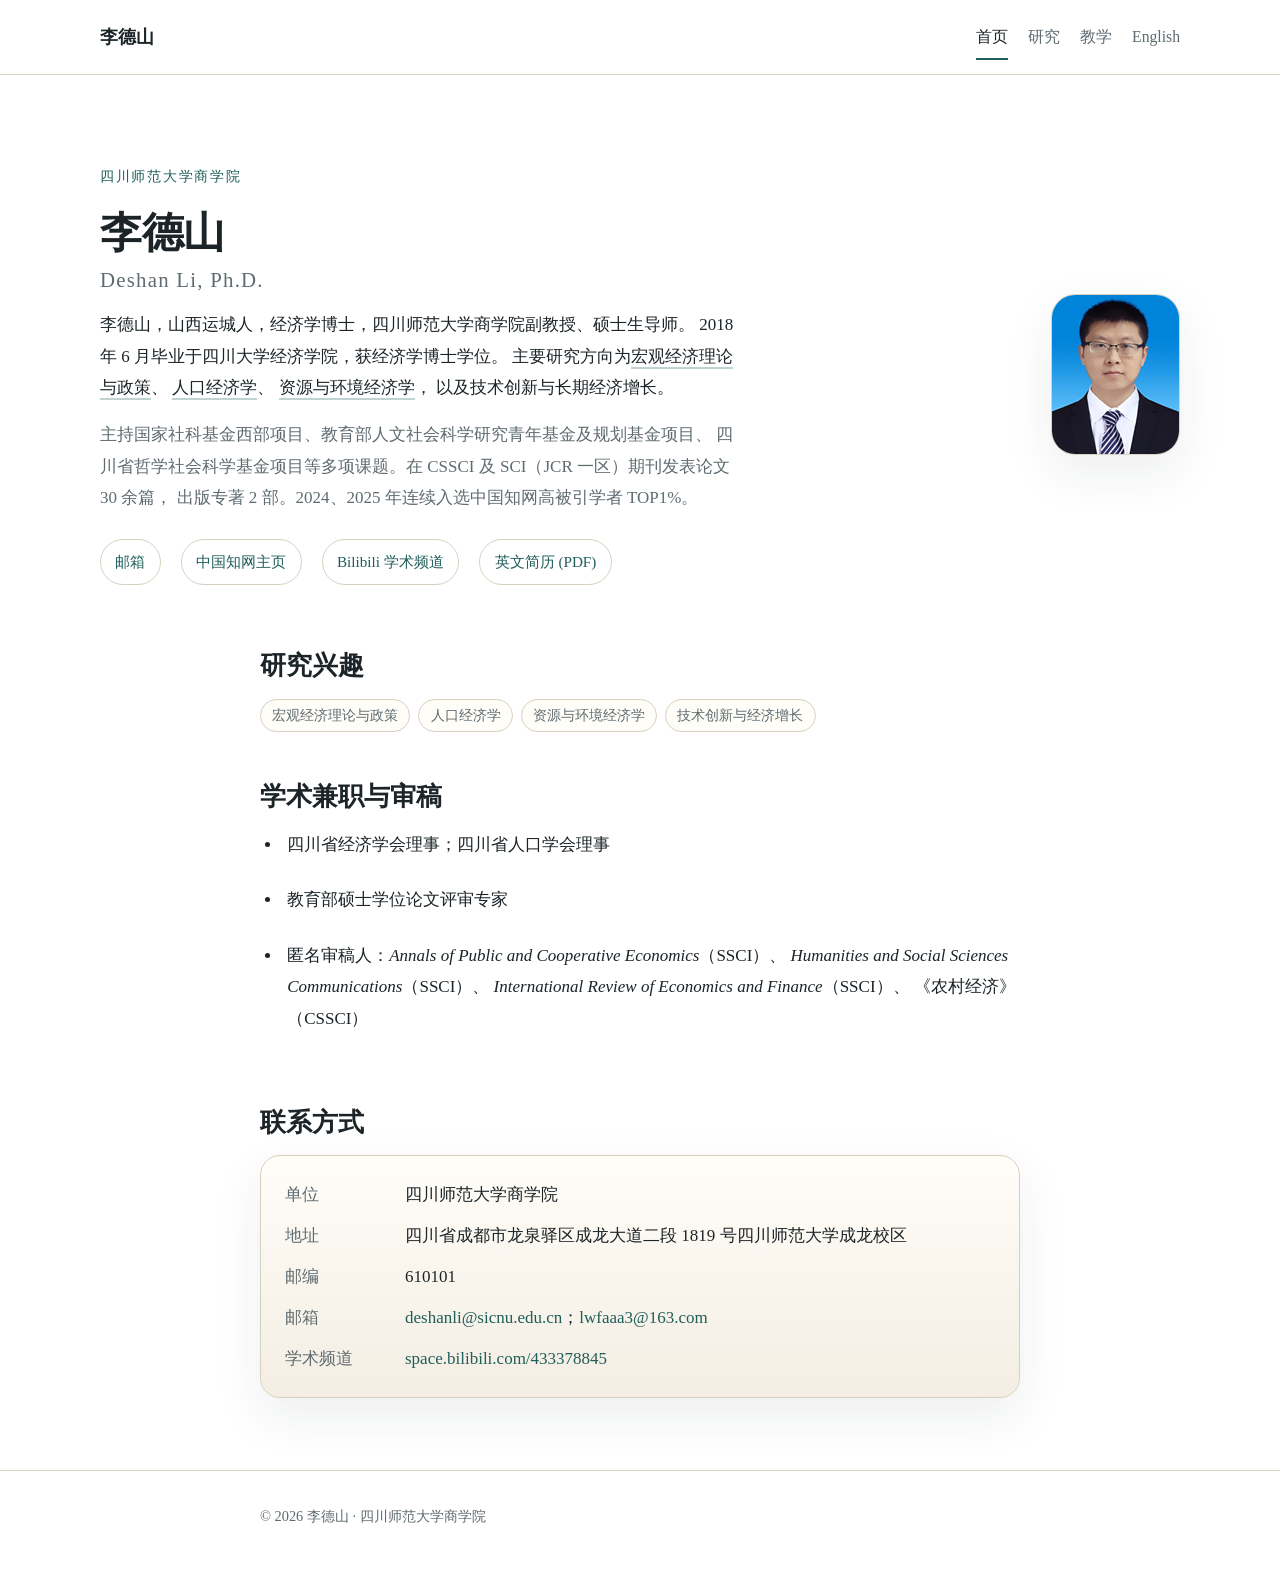
<file: index.html>
<!DOCTYPE html>
<html lang="zh-CN">
<head>
  <meta charset="UTF-8">
  <meta name="viewport" content="width=device-width, initial-scale=1">
  <title>李德山 | 四川师范大学</title>
  <meta name="description" content="李德山，经济学博士，四川师范大学商学院副教授、硕士生导师。研究方向为宏观经济理论与政策、人口经济学、资源与环境经济学。">
  <link rel="stylesheet" href="style.css">
</head>
<body>
  <header class="site-header">
    <div class="container header-inner">
      <a class="site-name" href="index.html">李德山</a>
      <nav class="site-nav" aria-label="主导航">
        <a href="index.html" aria-current="page">首页</a>
        <a href="research.html">研究</a>
        <a href="teaching.html">教学</a>
        <a href="english.html">English</a>
      </nav>
    </div>
  </header>

  <main>
    <section class="hero">
      <div class="container hero-grid">
        <div class="hero-text">
          <p class="eyebrow">四川师范大学商学院</p>
          <h1>李德山 <span class="en">Deshan Li, Ph.D.</span></h1>
          <p class="hero-intro">
            李德山，山西运城人，经济学博士，四川师范大学商学院副教授、硕士生导师。
            2018 年 6 月毕业于四川大学经济学院，获经济学博士学位。
            主要研究方向为<span class="hl">宏观经济理论与政策</span>、
            <span class="hl">人口经济学</span>、
            <span class="hl">资源与环境经济学</span>，
            以及技术创新与长期经济增长。
          </p>
          <p class="hero-intro hero-intro-secondary">
            主持国家社科基金西部项目、教育部人文社会科学研究青年基金及规划基金项目、
            四川省哲学社会科学基金项目等多项课题。在 CSSCI 及 SCI（JCR 一区）期刊发表论文 30 余篇，
            出版专著 2 部。2024、2025 年连续入选中国知网高被引学者 TOP1%。
          </p>
          <div class="external-links" aria-label="外部链接">
            <a href="mailto:deshanli@sicnu.edu.cn">邮箱</a>
            <a href="https://au.cnki.net/author/workbench/personalHomePage/000066229212">中国知网主页</a>
            <a href="https://space.bilibili.com/433378845">Bilibili 学术频道</a>
            <a href="CV_Deshan_Li.pdf">英文简历 (PDF)</a>
          </div>
        </div>
        <div class="hero-photo">
          <img src="photo.png" alt="李德山">
        </div>
      </div>
    </section>

    <section class="page-section">
      <div class="container narrow">
        <h2>研究兴趣</h2>
        <ul class="tags">
          <li>宏观经济理论与政策</li>
          <li>人口经济学</li>
          <li>资源与环境经济学</li>
          <li>技术创新与经济增长</li>
        </ul>
      </div>
    </section>

    <section class="page-section">
      <div class="container narrow">
        <h2>学术兼职与审稿</h2>
        <ul class="pub-list">
          <li><p class="pub-citation">四川省经济学会理事；四川省人口学会理事</p></li>
          <li><p class="pub-citation">教育部硕士学位论文评审专家</p></li>
          <li>
            <p class="pub-citation">匿名审稿人：<em>Annals of Public and Cooperative Economics</em>（SSCI）、
              <em>Humanities and Social Sciences Communications</em>（SSCI）、
              <em>International Review of Economics and Finance</em>（SSCI）、
              《农村经济》（CSSCI）</p>
          </li>
        </ul>
      </div>
    </section>

    <section class="page-section">
      <div class="container narrow">
        <h2>联系方式</h2>
        <div class="contact-card">
          <dl>
            <dt>单位</dt><dd>四川师范大学商学院</dd>
            <dt>地址</dt><dd>四川省成都市龙泉驿区成龙大道二段 1819 号四川师范大学成龙校区</dd>
            <dt>邮编</dt><dd>610101</dd>
            <dt>邮箱</dt><dd><a href="mailto:deshanli@sicnu.edu.cn">deshanli@sicnu.edu.cn</a>；<a href="mailto:lwfaaa3@163.com">lwfaaa3@163.com</a></dd>
            <dt>学术频道</dt><dd><a href="https://space.bilibili.com/433378845">space.bilibili.com/433378845</a></dd>
          </dl>
        </div>
      </div>
    </section>
  </main>

  <footer class="site-footer">
    <div class="container narrow">
      <p>© 2026 李德山 · 四川师范大学商学院</p>
    </div>
  </footer>
</body>
</html>
</file>
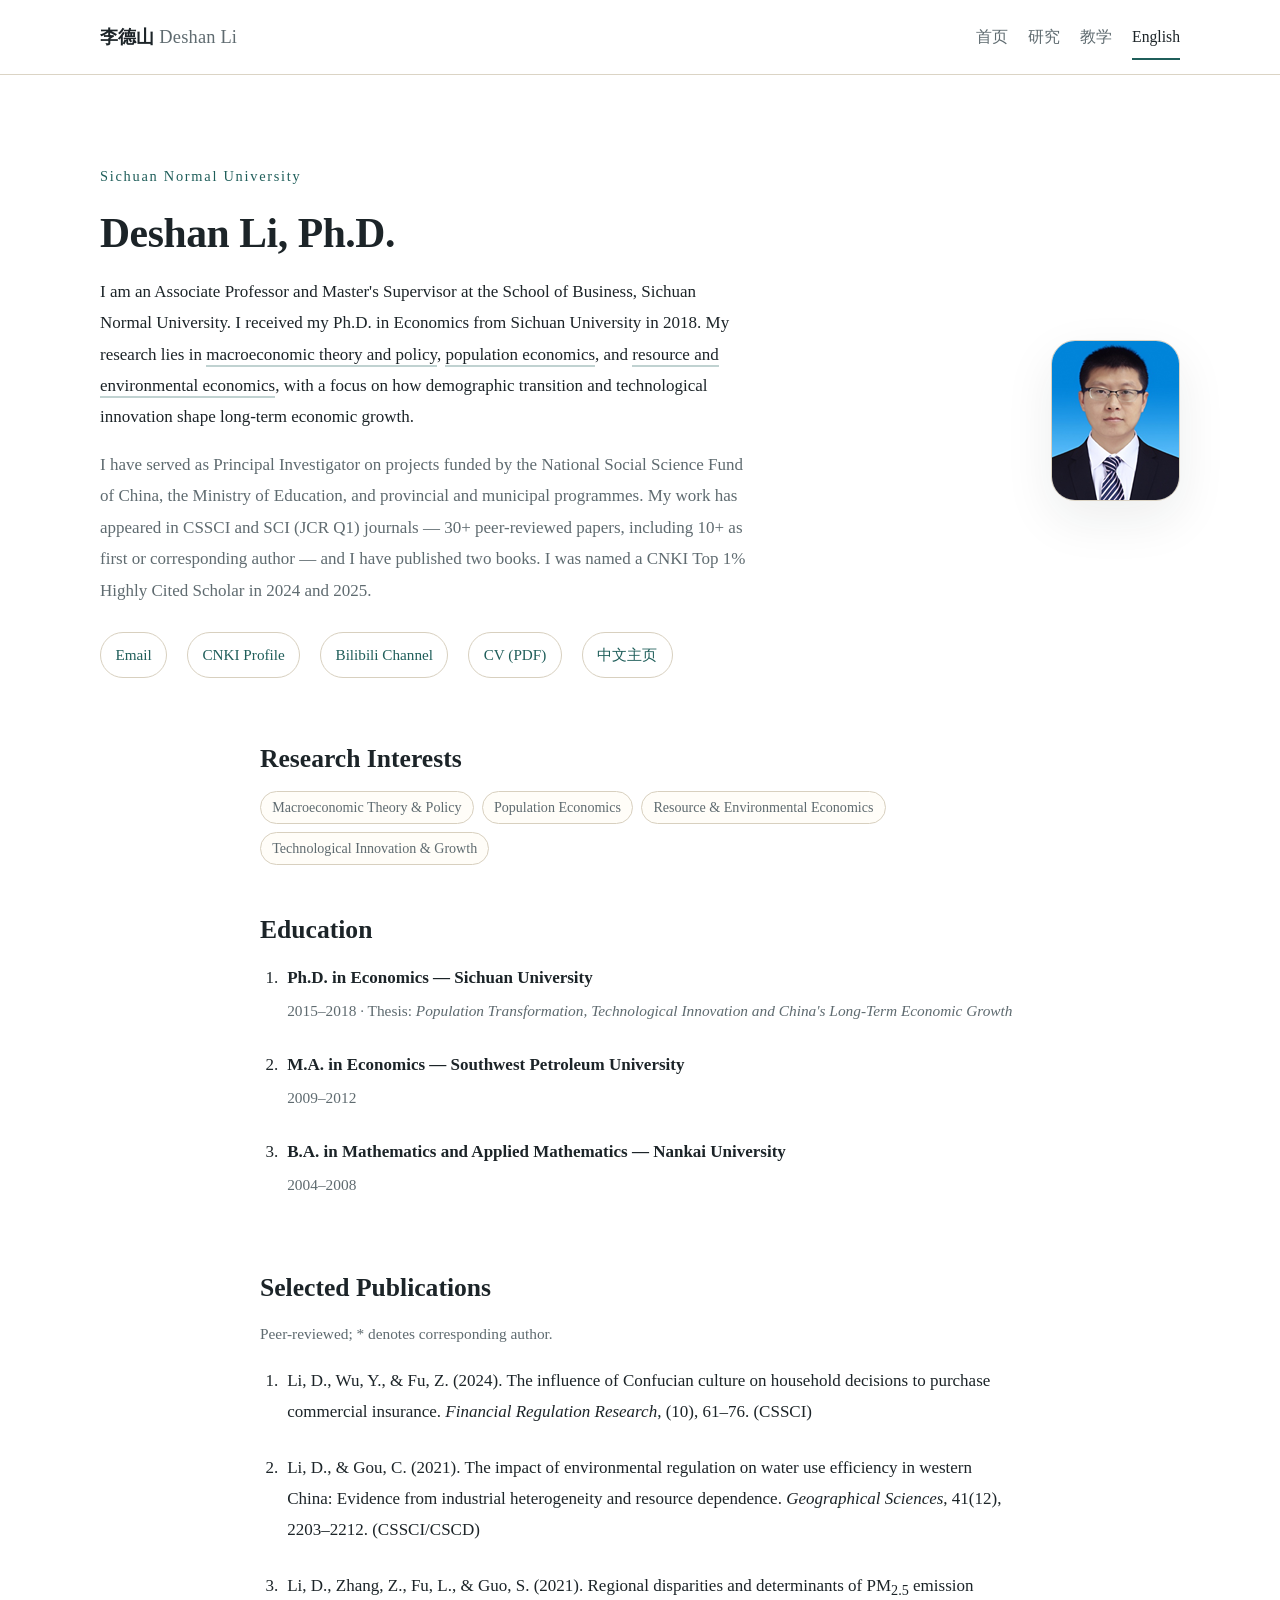
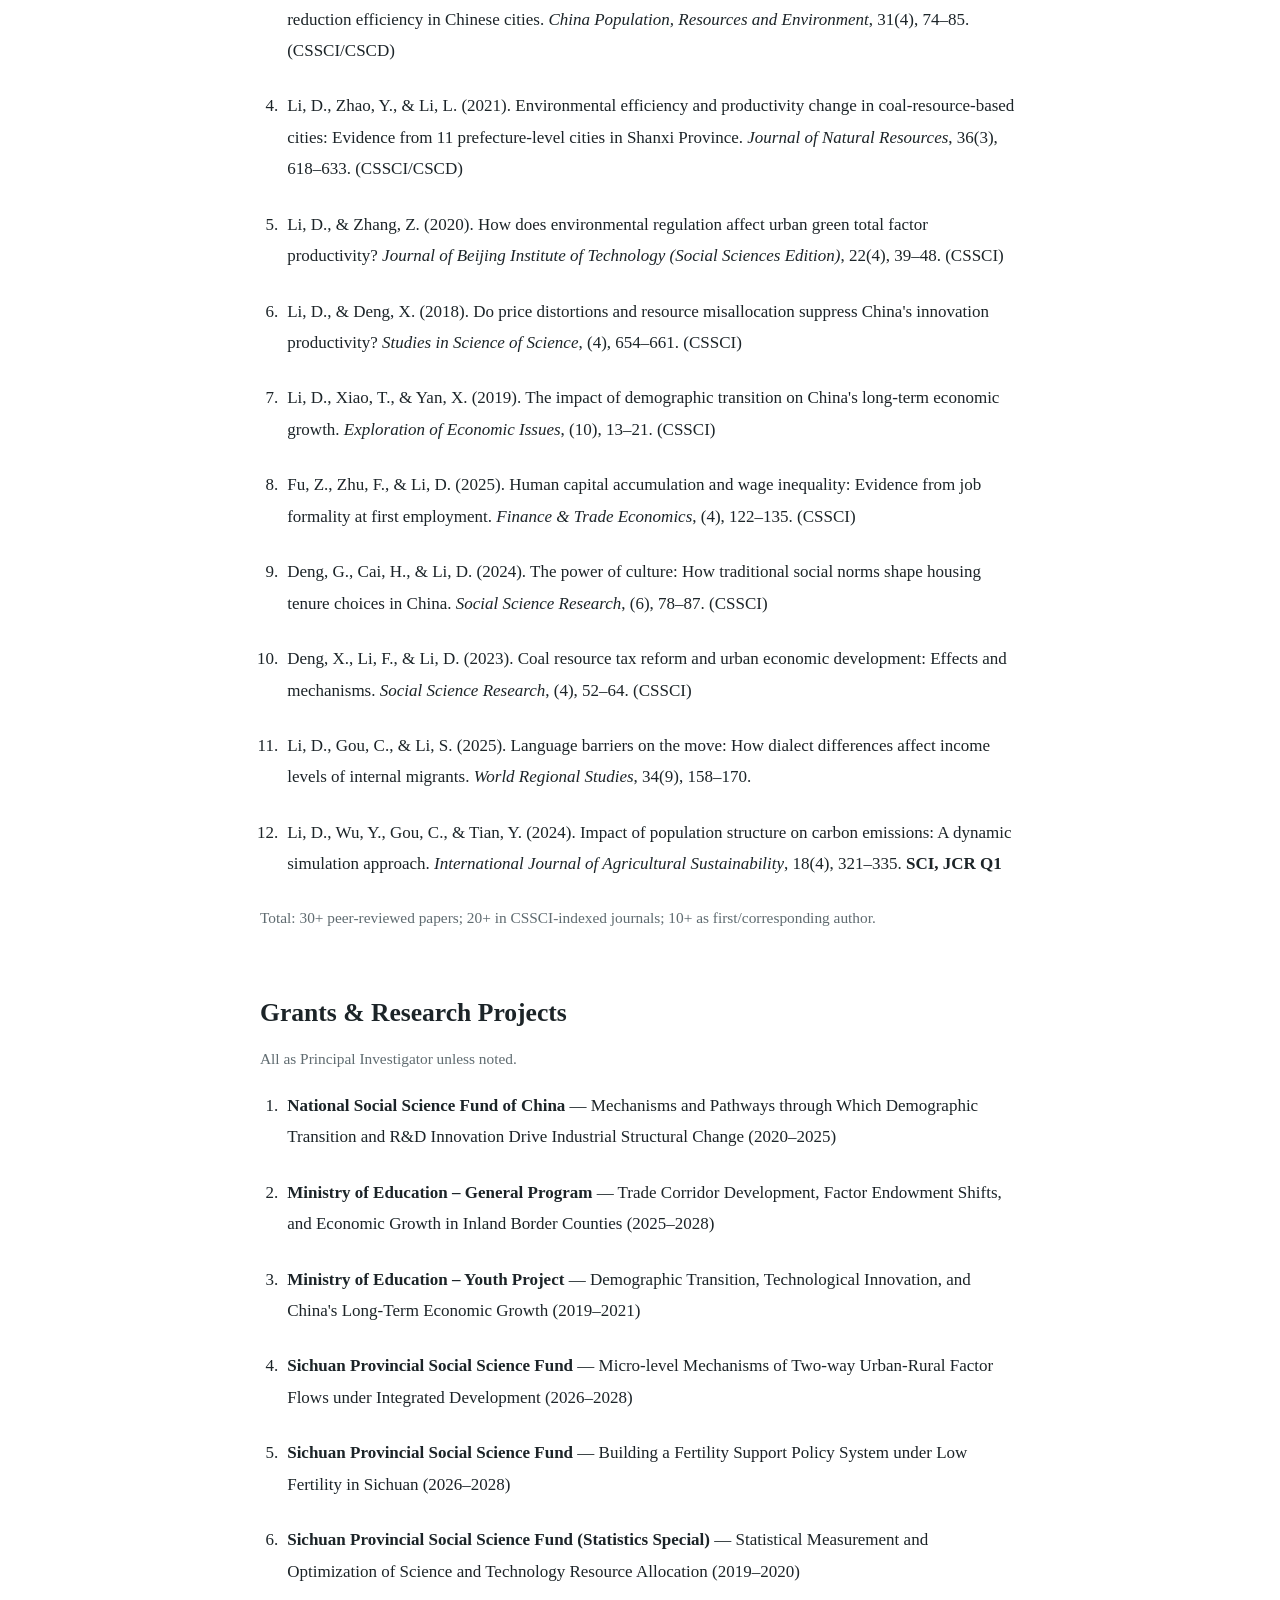
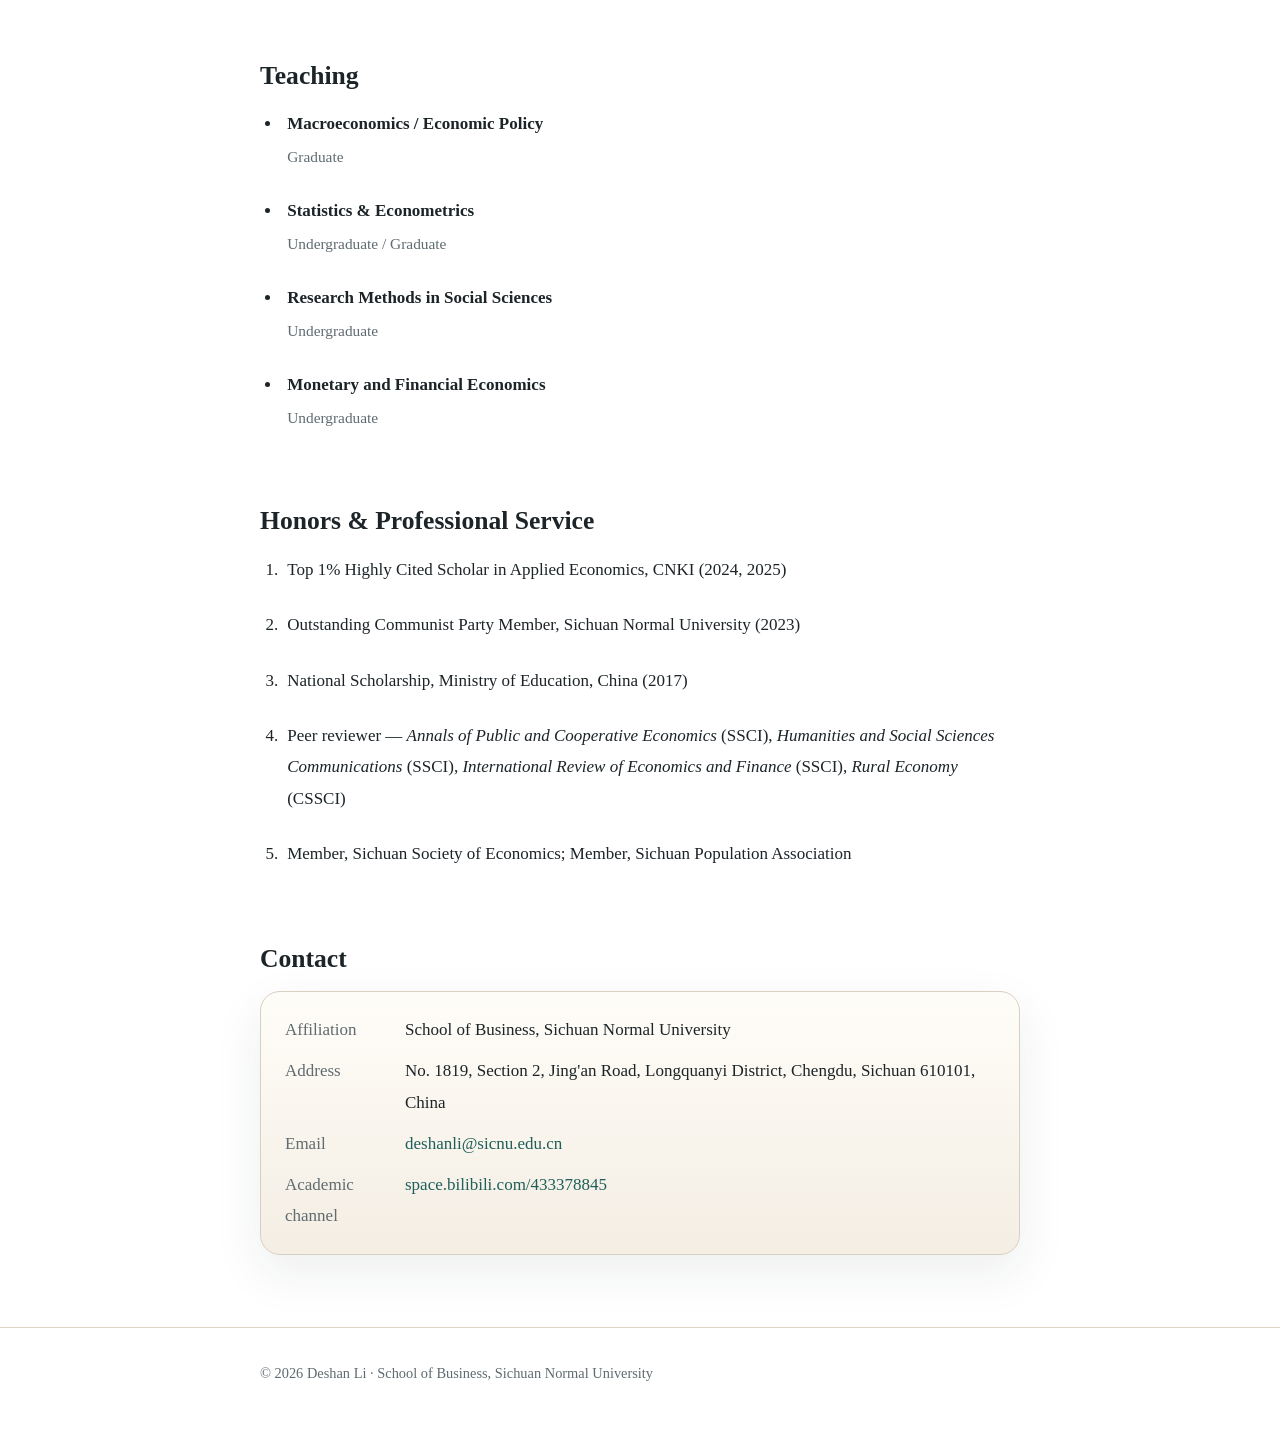
<file: english.html>
<!DOCTYPE html>
<html lang="en">
<head>
  <meta charset="UTF-8">
  <meta name="viewport" content="width=device-width, initial-scale=1">
  <title>Deshan Li | Sichuan Normal University</title>
  <meta name="description" content="Deshan Li, Ph.D., Associate Professor of Economics at the School of Business, Sichuan Normal University. Research on macroeconomic policy, population economics, and resource and environmental economics.">
  <link rel="stylesheet" href="style.css">
</head>
<body>
  <header class="site-header">
    <div class="container header-inner">
      <a class="site-name" href="index.html">李德山 <span style="color:var(--muted);font-weight:400">Deshan Li</span></a>
      <nav class="site-nav" aria-label="Primary">
        <a href="index.html">首页</a>
        <a href="research.html">研究</a>
        <a href="teaching.html">教学</a>
        <a href="english.html" aria-current="page">English</a>
      </nav>
    </div>
  </header>

  <main>
    <section class="hero">
      <div class="container hero-grid">
        <div class="hero-text">
          <p class="eyebrow">Sichuan Normal University</p>
          <h1>Deshan Li, Ph.D.</h1>
          <p class="hero-intro">
            I am an Associate Professor and Master's Supervisor at the School of Business,
            Sichuan Normal University. I received my Ph.D. in Economics from Sichuan University
            in 2018. My research lies in <span class="hl">macroeconomic theory and policy</span>,
            <span class="hl">population economics</span>, and
            <span class="hl">resource and environmental economics</span>,
            with a focus on how demographic transition and technological innovation shape
            long-term economic growth.
          </p>
          <p class="hero-intro hero-intro-secondary">
            I have served as Principal Investigator on projects funded by the National Social
            Science Fund of China, the Ministry of Education, and provincial and municipal
            programmes. My work has appeared in CSSCI and SCI (JCR Q1) journals — 30+ peer-reviewed
            papers, including 10+ as first or corresponding author — and I have published two books.
            I was named a CNKI Top 1% Highly Cited Scholar in 2024 and 2025.
          </p>
          <div class="external-links" aria-label="External links">
            <a href="mailto:deshanli@sicnu.edu.cn">Email</a>
            <a href="https://au.cnki.net/author/workbench/personalHomePage/000066229212">CNKI Profile</a>
            <a href="https://space.bilibili.com/433378845">Bilibili Channel</a>
            <a href="CV_Deshan_Li.pdf">CV (PDF)</a>
            <a href="index.html">中文主页</a>
          </div>
        </div>
        <div class="hero-photo">
          <img src="photo.png" alt="Deshan Li">
        </div>
      </div>
    </section>

    <section class="page-section">
      <div class="container narrow">
        <h2>Research Interests</h2>
        <ul class="tags">
          <li>Macroeconomic Theory &amp; Policy</li>
          <li>Population Economics</li>
          <li>Resource &amp; Environmental Economics</li>
          <li>Technological Innovation &amp; Growth</li>
        </ul>
      </div>
    </section>

    <section class="page-section">
      <div class="container narrow">
        <h2>Education</h2>
        <ol class="course-list">
          <li>
            <p class="course-title">Ph.D. in Economics — Sichuan University</p>
            <p class="course-meta">2015–2018 · Thesis: <em>Population Transformation, Technological Innovation and China's Long-Term Economic Growth</em></p>
          </li>
          <li>
            <p class="course-title">M.A. in Economics — Southwest Petroleum University</p>
            <p class="course-meta">2009–2012</p>
          </li>
          <li>
            <p class="course-title">B.A. in Mathematics and Applied Mathematics — Nankai University</p>
            <p class="course-meta">2004–2008</p>
          </li>
        </ol>
      </div>
    </section>

    <section class="page-section">
      <div class="container narrow">
        <h2>Selected Publications</h2>
        <p class="pub-meta">Peer-reviewed; * denotes corresponding author.</p>
        <ol class="pub-list">
          <li><p class="pub-citation">Li, D., Wu, Y., &amp; Fu, Z. (2024). The influence of Confucian culture on household decisions to purchase commercial insurance. <em>Financial Regulation Research</em>, (10), 61–76. (CSSCI)</p></li>
          <li><p class="pub-citation">Li, D., &amp; Gou, C. (2021). The impact of environmental regulation on water use efficiency in western China: Evidence from industrial heterogeneity and resource dependence. <em>Geographical Sciences</em>, 41(12), 2203–2212. (CSSCI/CSCD)</p></li>
          <li><p class="pub-citation">Li, D., Zhang, Z., Fu, L., &amp; Guo, S. (2021). Regional disparities and determinants of PM<sub>2.5</sub> emission reduction efficiency in Chinese cities. <em>China Population, Resources and Environment</em>, 31(4), 74–85. (CSSCI/CSCD)</p></li>
          <li><p class="pub-citation">Li, D., Zhao, Y., &amp; Li, L. (2021). Environmental efficiency and productivity change in coal-resource-based cities: Evidence from 11 prefecture-level cities in Shanxi Province. <em>Journal of Natural Resources</em>, 36(3), 618–633. (CSSCI/CSCD)</p></li>
          <li><p class="pub-citation">Li, D., &amp; Zhang, Z. (2020). How does environmental regulation affect urban green total factor productivity? <em>Journal of Beijing Institute of Technology (Social Sciences Edition)</em>, 22(4), 39–48. (CSSCI)</p></li>
          <li><p class="pub-citation">Li, D., &amp; Deng, X. (2018). Do price distortions and resource misallocation suppress China's innovation productivity? <em>Studies in Science of Science</em>, (4), 654–661. (CSSCI)</p></li>
          <li><p class="pub-citation">Li, D., Xiao, T., &amp; Yan, X. (2019). The impact of demographic transition on China's long-term economic growth. <em>Exploration of Economic Issues</em>, (10), 13–21. (CSSCI)</p></li>
          <li><p class="pub-citation">Fu, Z., Zhu, F., &amp; Li, D. (2025). Human capital accumulation and wage inequality: Evidence from job formality at first employment. <em>Finance &amp; Trade Economics</em>, (4), 122–135. (CSSCI)</p></li>
          <li><p class="pub-citation">Deng, G., Cai, H., &amp; Li, D. (2024). The power of culture: How traditional social norms shape housing tenure choices in China. <em>Social Science Research</em>, (6), 78–87. (CSSCI)</p></li>
          <li><p class="pub-citation">Deng, X., Li, F., &amp; Li, D. (2023). Coal resource tax reform and urban economic development: Effects and mechanisms. <em>Social Science Research</em>, (4), 52–64. (CSSCI)</p></li>
          <li><p class="pub-citation">Li, D., Gou, C., &amp; Li, S. (2025). Language barriers on the move: How dialect differences affect income levels of internal migrants. <em>World Regional Studies</em>, 34(9), 158–170.</p></li>
          <li><p class="pub-citation">Li, D., Wu, Y., Gou, C., &amp; Tian, Y. (2024). Impact of population structure on carbon emissions: A dynamic simulation approach. <em>International Journal of Agricultural Sustainability</em>, 18(4), 321–335. <strong>SCI, JCR Q1</strong></p></li>
        </ol>
        <p class="pub-meta">Total: 30+ peer-reviewed papers; 20+ in CSSCI-indexed journals; 10+ as first/corresponding author.</p>
      </div>
    </section>

    <section class="page-section">
      <div class="container narrow">
        <h2>Grants &amp; Research Projects</h2>
        <p class="pub-meta">All as Principal Investigator unless noted.</p>
        <ol class="pub-list">
          <li><p class="pub-citation"><strong>National Social Science Fund of China</strong> — Mechanisms and Pathways through Which Demographic Transition and R&amp;D Innovation Drive Industrial Structural Change (2020–2025)</p></li>
          <li><p class="pub-citation"><strong>Ministry of Education – General Program</strong> — Trade Corridor Development, Factor Endowment Shifts, and Economic Growth in Inland Border Counties (2025–2028)</p></li>
          <li><p class="pub-citation"><strong>Ministry of Education – Youth Project</strong> — Demographic Transition, Technological Innovation, and China's Long-Term Economic Growth (2019–2021)</p></li>
          <li><p class="pub-citation"><strong>Sichuan Provincial Social Science Fund</strong> — Micro-level Mechanisms of Two-way Urban-Rural Factor Flows under Integrated Development (2026–2028)</p></li>
          <li><p class="pub-citation"><strong>Sichuan Provincial Social Science Fund</strong> — Building a Fertility Support Policy System under Low Fertility in Sichuan (2026–2028)</p></li>
          <li><p class="pub-citation"><strong>Sichuan Provincial Social Science Fund (Statistics Special)</strong> — Statistical Measurement and Optimization of Science and Technology Resource Allocation (2019–2020)</p></li>
        </ol>
      </div>
    </section>

    <section class="page-section">
      <div class="container narrow">
        <h2>Teaching</h2>
        <ul class="course-list">
          <li><p class="course-title">Macroeconomics / Economic Policy</p><p class="course-meta">Graduate</p></li>
          <li><p class="course-title">Statistics &amp; Econometrics</p><p class="course-meta">Undergraduate / Graduate</p></li>
          <li><p class="course-title">Research Methods in Social Sciences</p><p class="course-meta">Undergraduate</p></li>
          <li><p class="course-title">Monetary and Financial Economics</p><p class="course-meta">Undergraduate</p></li>
        </ul>
      </div>
    </section>

    <section class="page-section">
      <div class="container narrow">
        <h2>Honors &amp; Professional Service</h2>
        <ol class="pub-list">
          <li><p class="pub-citation">Top 1% Highly Cited Scholar in Applied Economics, CNKI (2024, 2025)</p></li>
          <li><p class="pub-citation">Outstanding Communist Party Member, Sichuan Normal University (2023)</p></li>
          <li><p class="pub-citation">National Scholarship, Ministry of Education, China (2017)</p></li>
          <li><p class="pub-citation">Peer reviewer — <em>Annals of Public and Cooperative Economics</em> (SSCI), <em>Humanities and Social Sciences Communications</em> (SSCI), <em>International Review of Economics and Finance</em> (SSCI), <em>Rural Economy</em> (CSSCI)</p></li>
          <li><p class="pub-citation">Member, Sichuan Society of Economics; Member, Sichuan Population Association</p></li>
        </ol>
      </div>
    </section>

    <section class="page-section">
      <div class="container narrow">
        <h2>Contact</h2>
        <div class="contact-card">
          <dl>
            <dt>Affiliation</dt><dd>School of Business, Sichuan Normal University</dd>
            <dt>Address</dt><dd>No. 1819, Section 2, Jing'an Road, Longquanyi District, Chengdu, Sichuan 610101, China</dd>
            <dt>Email</dt><dd><a href="mailto:deshanli@sicnu.edu.cn">deshanli@sicnu.edu.cn</a></dd>
            <dt>Academic channel</dt><dd><a href="https://space.bilibili.com/433378845">space.bilibili.com/433378845</a></dd>
          </dl>
        </div>
      </div>
    </section>
  </main>

  <footer class="site-footer">
    <div class="container narrow">
      <p>© 2026 Deshan Li · School of Business, Sichuan Normal University</p>
    </div>
  </footer>
</body>
</html>
</file>
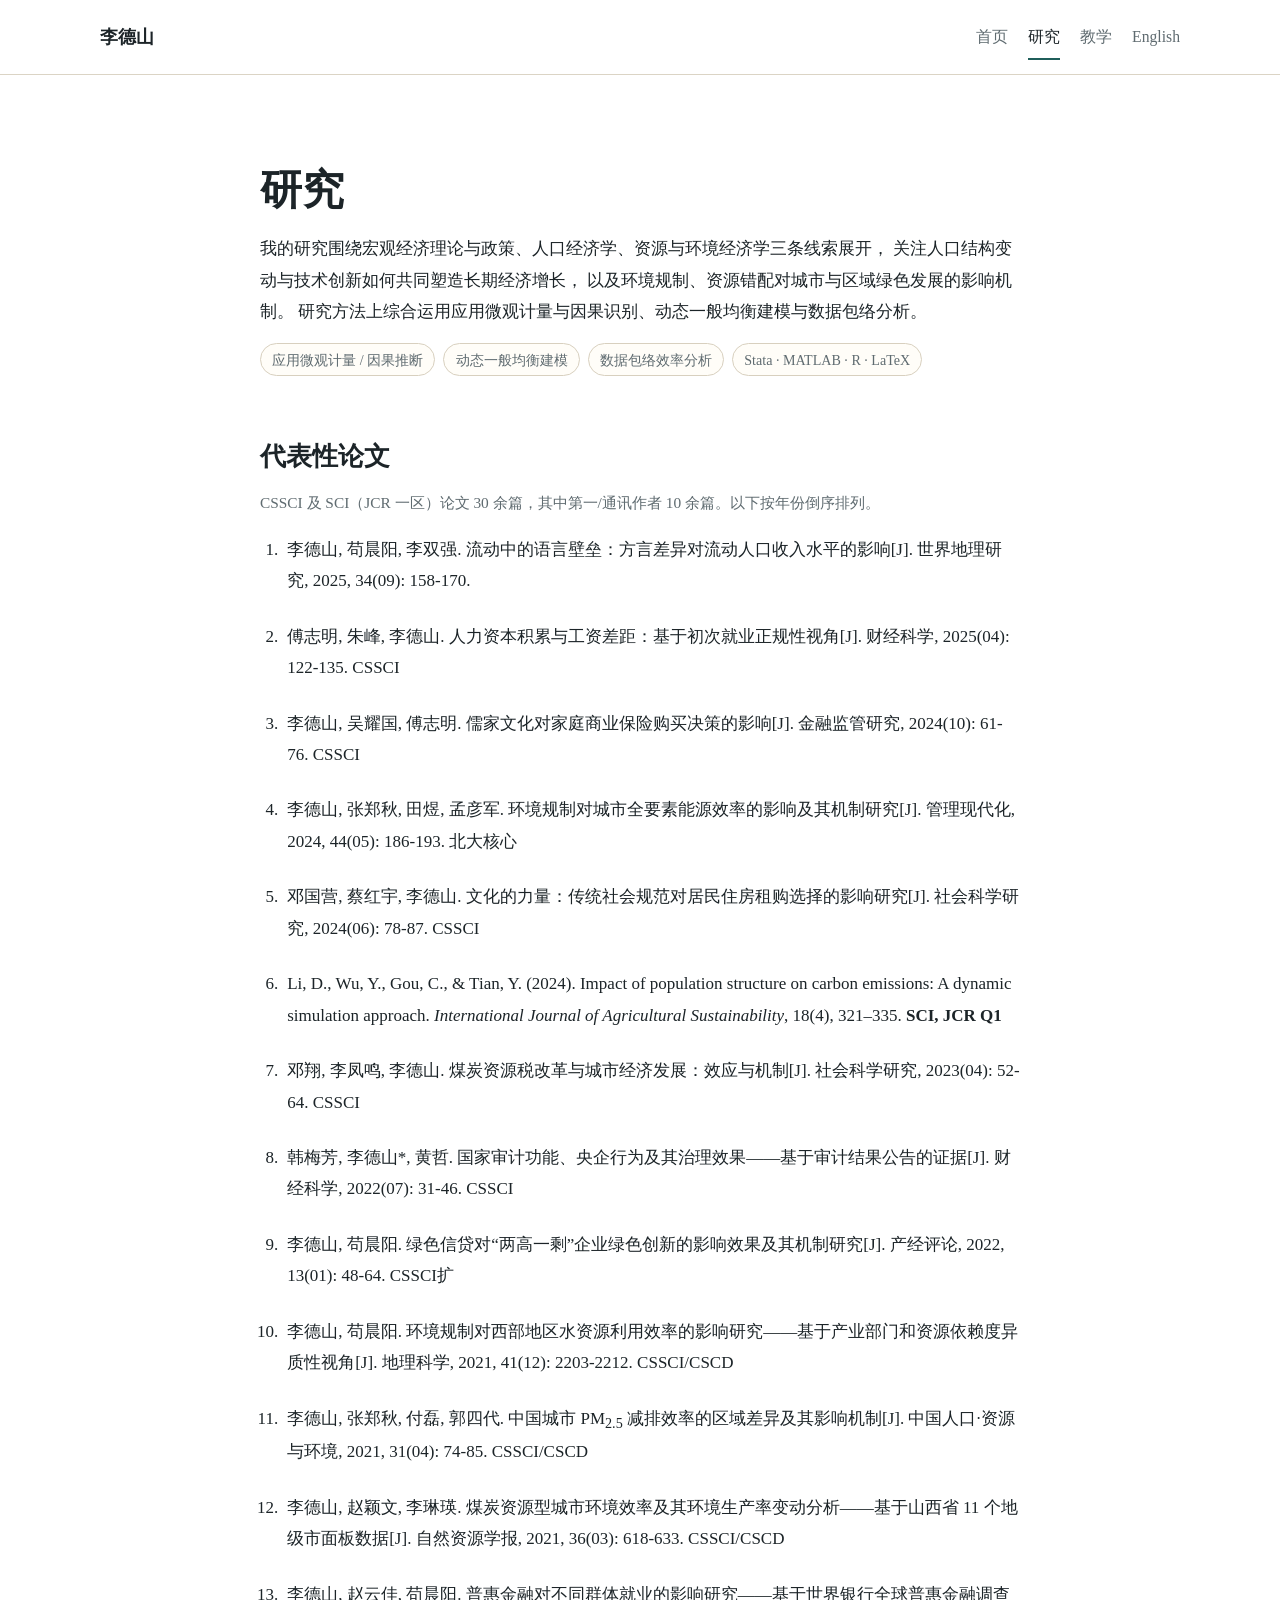
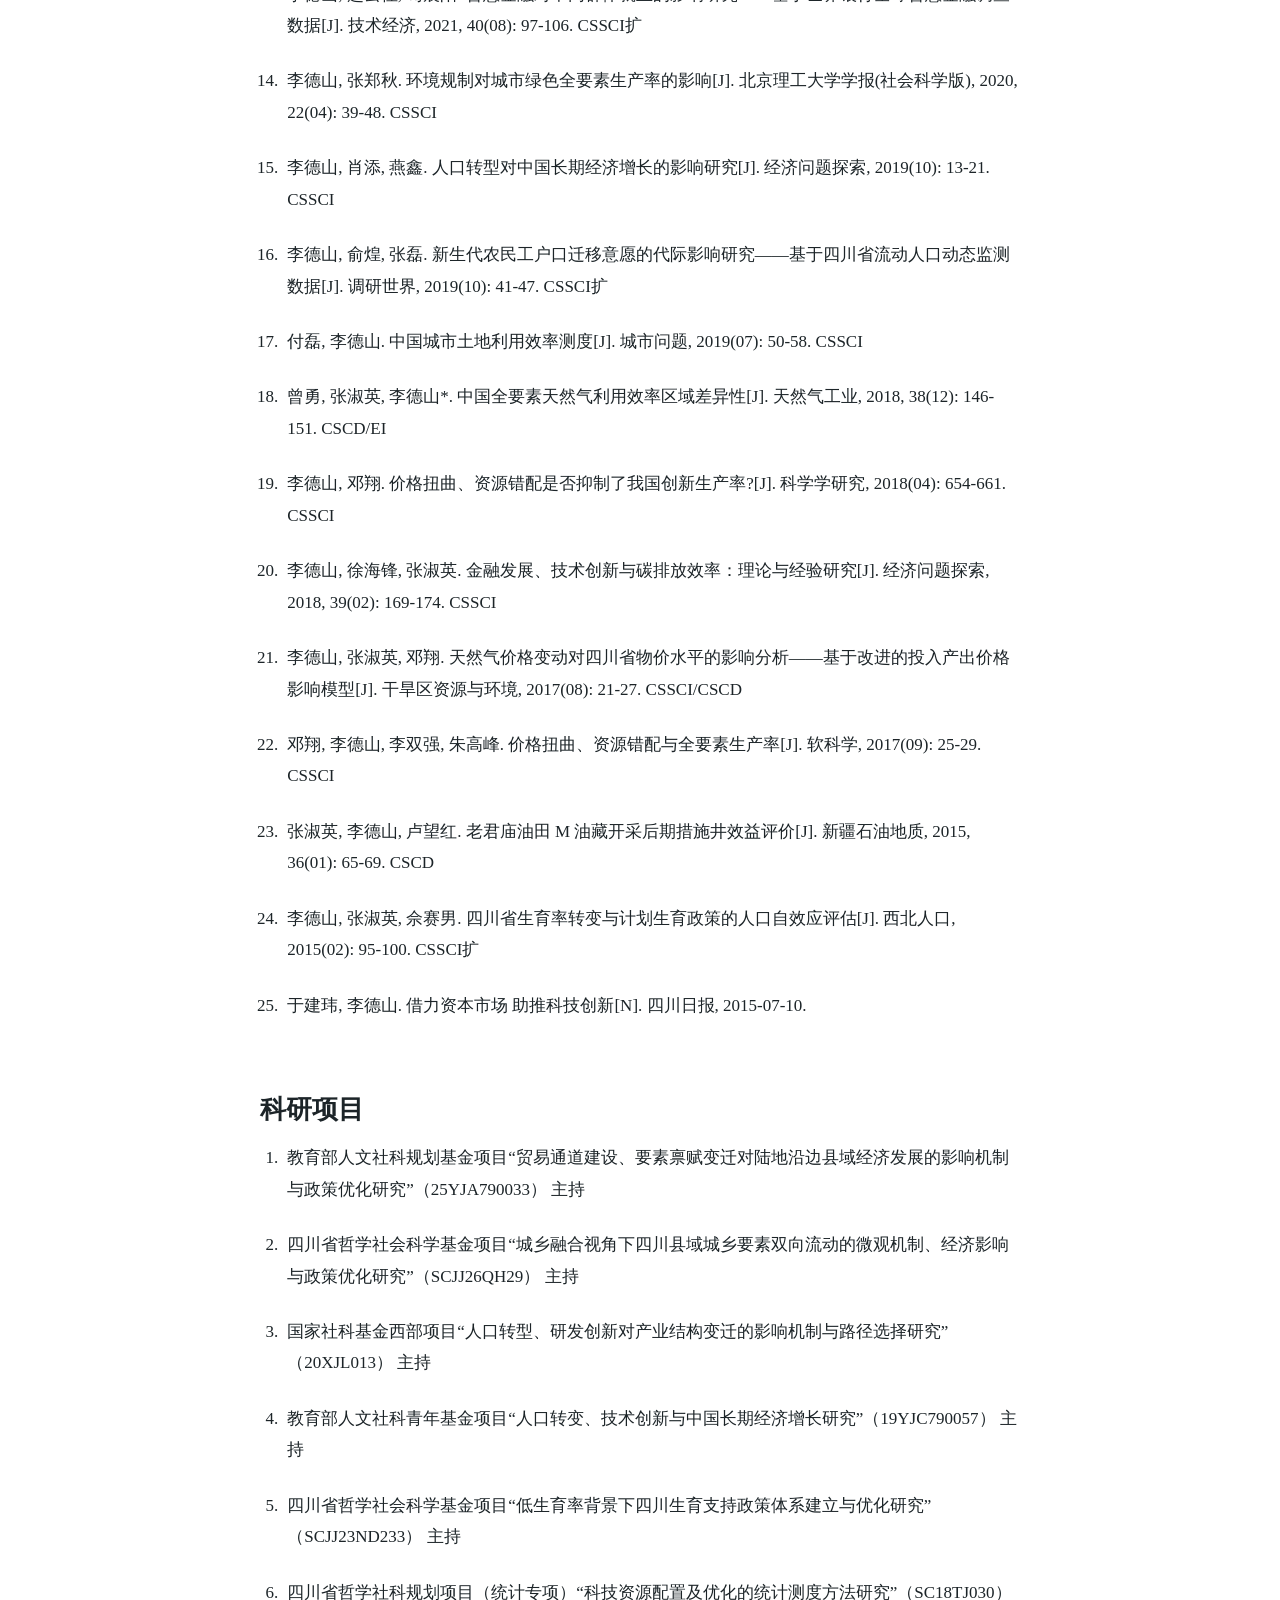
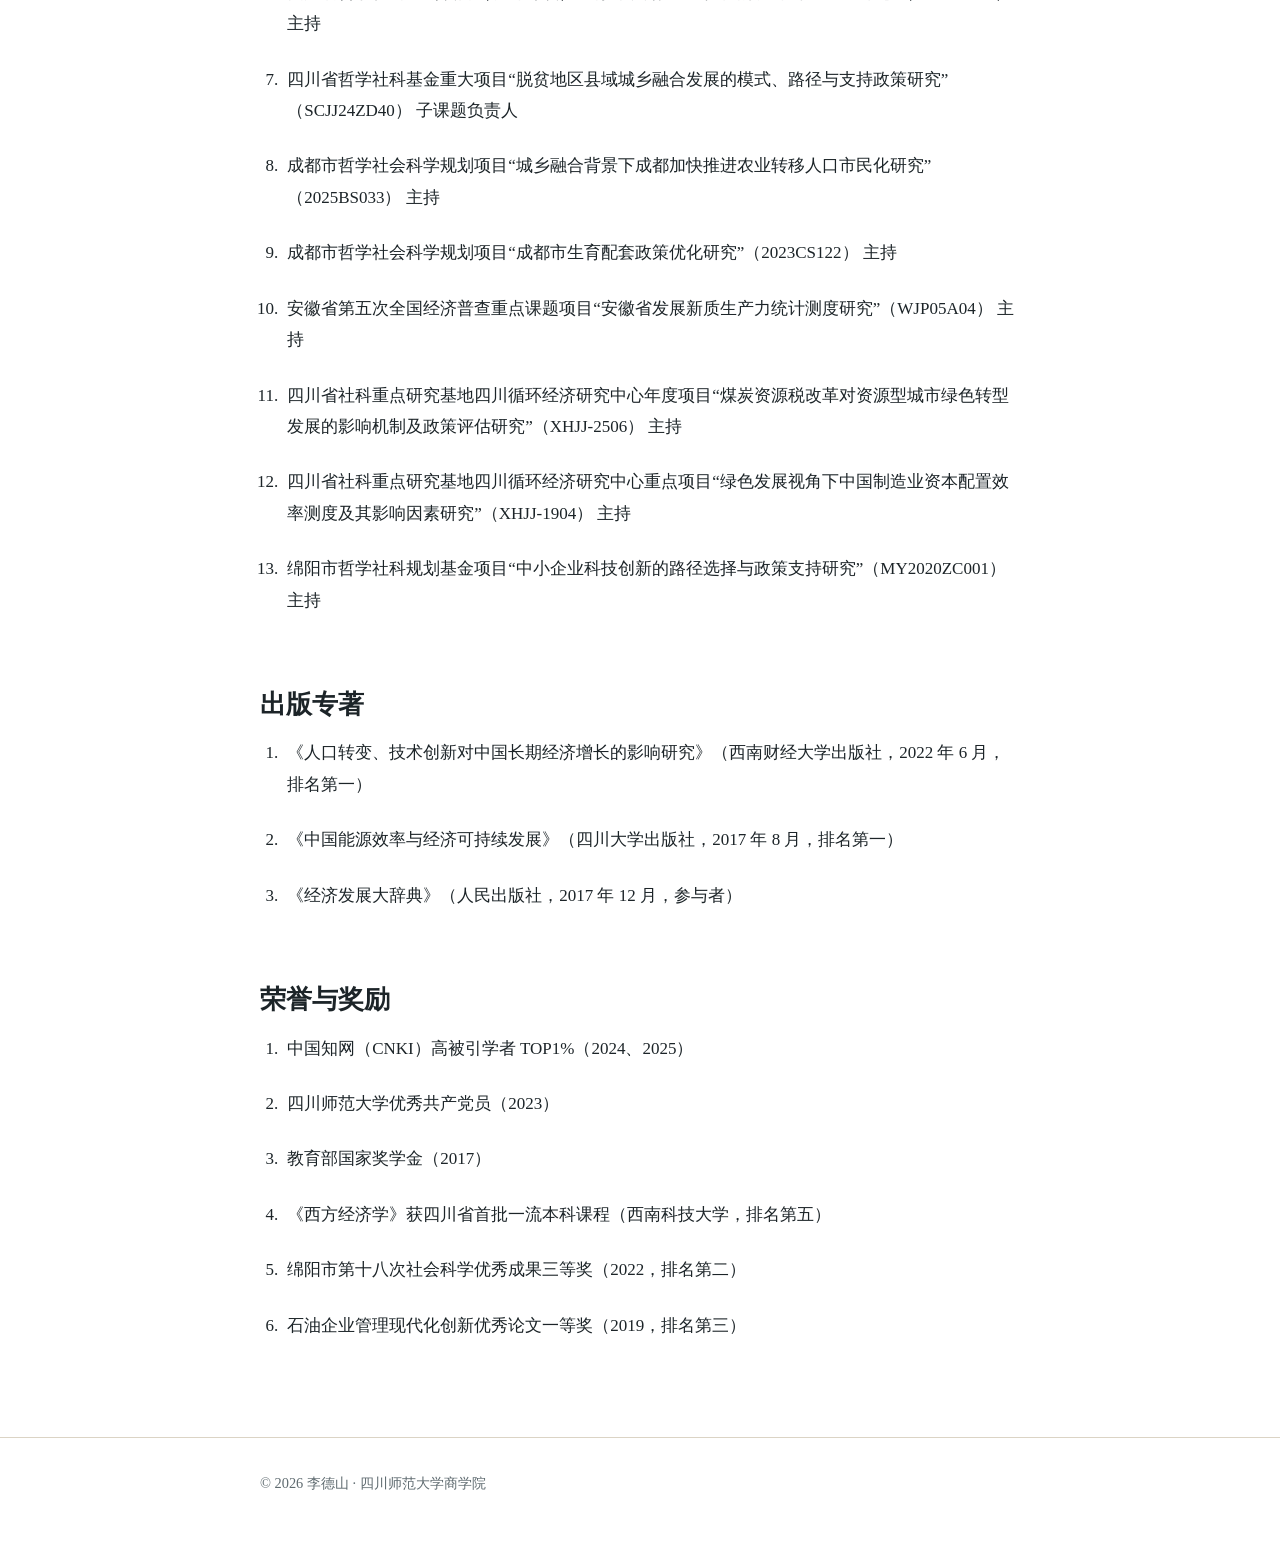
<file: research.html>
<!DOCTYPE html>
<html lang="zh-CN">
<head>
  <meta charset="UTF-8">
  <meta name="viewport" content="width=device-width, initial-scale=1">
  <title>研究 | 李德山</title>
  <meta name="description" content="李德山的研究方向、代表性论文、科研项目与专著。">
  <link rel="stylesheet" href="style.css">
</head>
<body>
  <header class="site-header">
    <div class="container header-inner">
      <a class="site-name" href="index.html">李德山</a>
      <nav class="site-nav" aria-label="主导航">
        <a href="index.html">首页</a>
        <a href="research.html" aria-current="page">研究</a>
        <a href="teaching.html">教学</a>
        <a href="english.html">English</a>
      </nav>
    </div>
  </header>

  <main>
    <section class="page-hero">
      <div class="container narrow">
        <h1>研究</h1>
        <p>
          我的研究围绕宏观经济理论与政策、人口经济学、资源与环境经济学三条线索展开，
          关注人口结构变动与技术创新如何共同塑造长期经济增长，
          以及环境规制、资源错配对城市与区域绿色发展的影响机制。
          研究方法上综合运用应用微观计量与因果识别、动态一般均衡建模与数据包络分析。
        </p>
        <ul class="tags">
          <li>应用微观计量 / 因果推断</li>
          <li>动态一般均衡建模</li>
          <li>数据包络效率分析</li>
          <li>Stata · MATLAB · R · LaTeX</li>
        </ul>
      </div>
    </section>

    <section class="page-section">
      <div class="container narrow">
        <h2>代表性论文</h2>
        <p class="pub-meta">CSSCI 及 SCI（JCR 一区）论文 30 余篇，其中第一/通讯作者 10 余篇。以下按年份倒序排列。</p>
        <ol class="pub-list">
          <li><p class="pub-citation">李德山, 苟晨阳, 李双强. 流动中的语言壁垒：方言差异对流动人口收入水平的影响[J]. 世界地理研究, 2025, 34(09): 158-170.</p></li>
          <li><p class="pub-citation">傅志明, 朱峰, 李德山. 人力资本积累与工资差距：基于初次就业正规性视角[J]. 财经科学, 2025(04): 122-135. CSSCI</p></li>
          <li><p class="pub-citation">李德山, 吴耀国, 傅志明. 儒家文化对家庭商业保险购买决策的影响[J]. 金融监管研究, 2024(10): 61-76. CSSCI</p></li>
          <li><p class="pub-citation">李德山, 张郑秋, 田煜, 孟彦军. 环境规制对城市全要素能源效率的影响及其机制研究[J]. 管理现代化, 2024, 44(05): 186-193. 北大核心</p></li>
          <li><p class="pub-citation">邓国营, 蔡红宇, 李德山. 文化的力量：传统社会规范对居民住房租购选择的影响研究[J]. 社会科学研究, 2024(06): 78-87. CSSCI</p></li>
          <li><p class="pub-citation">Li, D., Wu, Y., Gou, C., &amp; Tian, Y. (2024). Impact of population structure on carbon emissions: A dynamic simulation approach. <em>International Journal of Agricultural Sustainability</em>, 18(4), 321–335. <strong>SCI, JCR Q1</strong></p></li>
          <li><p class="pub-citation">邓翔, 李凤鸣, 李德山. 煤炭资源税改革与城市经济发展：效应与机制[J]. 社会科学研究, 2023(04): 52-64. CSSCI</p></li>
          <li><p class="pub-citation">韩梅芳, 李德山*, 黄哲. 国家审计功能、央企行为及其治理效果——基于审计结果公告的证据[J]. 财经科学, 2022(07): 31-46. CSSCI</p></li>
          <li><p class="pub-citation">李德山, 苟晨阳. 绿色信贷对“两高一剩”企业绿色创新的影响效果及其机制研究[J]. 产经评论, 2022, 13(01): 48-64. CSSCI扩</p></li>
          <li><p class="pub-citation">李德山, 苟晨阳. 环境规制对西部地区水资源利用效率的影响研究——基于产业部门和资源依赖度异质性视角[J]. 地理科学, 2021, 41(12): 2203-2212. CSSCI/CSCD</p></li>
          <li><p class="pub-citation">李德山, 张郑秋, 付磊, 郭四代. 中国城市 PM<sub>2.5</sub> 减排效率的区域差异及其影响机制[J]. 中国人口·资源与环境, 2021, 31(04): 74-85. CSSCI/CSCD</p></li>
          <li><p class="pub-citation">李德山, 赵颖文, 李琳瑛. 煤炭资源型城市环境效率及其环境生产率变动分析——基于山西省 11 个地级市面板数据[J]. 自然资源学报, 2021, 36(03): 618-633. CSSCI/CSCD</p></li>
          <li><p class="pub-citation">李德山, 赵云佳, 苟晨阳. 普惠金融对不同群体就业的影响研究——基于世界银行全球普惠金融调查数据[J]. 技术经济, 2021, 40(08): 97-106. CSSCI扩</p></li>
          <li><p class="pub-citation">李德山, 张郑秋. 环境规制对城市绿色全要素生产率的影响[J]. 北京理工大学学报(社会科学版), 2020, 22(04): 39-48. CSSCI</p></li>
          <li><p class="pub-citation">李德山, 肖添, 燕鑫. 人口转型对中国长期经济增长的影响研究[J]. 经济问题探索, 2019(10): 13-21. CSSCI</p></li>
          <li><p class="pub-citation">李德山, 俞煌, 张磊. 新生代农民工户口迁移意愿的代际影响研究——基于四川省流动人口动态监测数据[J]. 调研世界, 2019(10): 41-47. CSSCI扩</p></li>
          <li><p class="pub-citation">付磊, 李德山. 中国城市土地利用效率测度[J]. 城市问题, 2019(07): 50-58. CSSCI</p></li>
          <li><p class="pub-citation">曾勇, 张淑英, 李德山*. 中国全要素天然气利用效率区域差异性[J]. 天然气工业, 2018, 38(12): 146-151. CSCD/EI</p></li>
          <li><p class="pub-citation">李德山, 邓翔. 价格扭曲、资源错配是否抑制了我国创新生产率?[J]. 科学学研究, 2018(04): 654-661. CSSCI</p></li>
          <li><p class="pub-citation">李德山, 徐海锋, 张淑英. 金融发展、技术创新与碳排放效率：理论与经验研究[J]. 经济问题探索, 2018, 39(02): 169-174. CSSCI</p></li>
          <li><p class="pub-citation">李德山, 张淑英, 邓翔. 天然气价格变动对四川省物价水平的影响分析——基于改进的投入产出价格影响模型[J]. 干旱区资源与环境, 2017(08): 21-27. CSSCI/CSCD</p></li>
          <li><p class="pub-citation">邓翔, 李德山, 李双强, 朱高峰. 价格扭曲、资源错配与全要素生产率[J]. 软科学, 2017(09): 25-29. CSSCI</p></li>
          <li><p class="pub-citation">张淑英, 李德山, 卢望红. 老君庙油田 M 油藏开采后期措施井效益评价[J]. 新疆石油地质, 2015, 36(01): 65-69. CSCD</p></li>
          <li><p class="pub-citation">李德山, 张淑英, 佘赛男. 四川省生育率转变与计划生育政策的人口自效应评估[J]. 西北人口, 2015(02): 95-100. CSSCI扩</p></li>
          <li><p class="pub-citation">于建玮, 李德山. 借力资本市场 助推科技创新[N]. 四川日报, 2015-07-10.</p></li>
        </ol>
      </div>
    </section>

    <section class="page-section">
      <div class="container narrow">
        <h2>科研项目</h2>
        <ol class="pub-list">
          <li><p class="pub-citation">教育部人文社科规划基金项目“贸易通道建设、要素禀赋变迁对陆地沿边县域经济发展的影响机制与政策优化研究”（25YJA790033） 主持</p></li>
          <li><p class="pub-citation">四川省哲学社会科学基金项目“城乡融合视角下四川县域城乡要素双向流动的微观机制、经济影响与政策优化研究”（SCJJ26QH29） 主持</p></li>
          <li><p class="pub-citation">国家社科基金西部项目“人口转型、研发创新对产业结构变迁的影响机制与路径选择研究”（20XJL013） 主持</p></li>
          <li><p class="pub-citation">教育部人文社科青年基金项目“人口转变、技术创新与中国长期经济增长研究”（19YJC790057） 主持</p></li>
          <li><p class="pub-citation">四川省哲学社会科学基金项目“低生育率背景下四川生育支持政策体系建立与优化研究”（SCJJ23ND233） 主持</p></li>
          <li><p class="pub-citation">四川省哲学社科规划项目（统计专项）“科技资源配置及优化的统计测度方法研究”（SC18TJ030） 主持</p></li>
          <li><p class="pub-citation">四川省哲学社科基金重大项目“脱贫地区县域城乡融合发展的模式、路径与支持政策研究”（SCJJ24ZD40） 子课题负责人</p></li>
          <li><p class="pub-citation">成都市哲学社会科学规划项目“城乡融合背景下成都加快推进农业转移人口市民化研究”（2025BS033） 主持</p></li>
          <li><p class="pub-citation">成都市哲学社会科学规划项目“成都市生育配套政策优化研究”（2023CS122） 主持</p></li>
          <li><p class="pub-citation">安徽省第五次全国经济普查重点课题项目“安徽省发展新质生产力统计测度研究”（WJP05A04） 主持</p></li>
          <li><p class="pub-citation">四川省社科重点研究基地四川循环经济研究中心年度项目“煤炭资源税改革对资源型城市绿色转型发展的影响机制及政策评估研究”（XHJJ-2506） 主持</p></li>
          <li><p class="pub-citation">四川省社科重点研究基地四川循环经济研究中心重点项目“绿色发展视角下中国制造业资本配置效率测度及其影响因素研究”（XHJJ-1904） 主持</p></li>
          <li><p class="pub-citation">绵阳市哲学社科规划基金项目“中小企业科技创新的路径选择与政策支持研究”（MY2020ZC001） 主持</p></li>
        </ol>
      </div>
    </section>

    <section class="page-section">
      <div class="container narrow">
        <h2>出版专著</h2>
        <ol class="pub-list">
          <li><p class="pub-citation">《人口转变、技术创新对中国长期经济增长的影响研究》（西南财经大学出版社，2022 年 6 月，排名第一）</p></li>
          <li><p class="pub-citation">《中国能源效率与经济可持续发展》（四川大学出版社，2017 年 8 月，排名第一）</p></li>
          <li><p class="pub-citation">《经济发展大辞典》（人民出版社，2017 年 12 月，参与者）</p></li>
        </ol>
      </div>
    </section>

    <section class="page-section">
      <div class="container narrow">
        <h2>荣誉与奖励</h2>
        <ol class="pub-list">
          <li><p class="pub-citation">中国知网（CNKI）高被引学者 TOP1%（2024、2025）</p></li>
          <li><p class="pub-citation">四川师范大学优秀共产党员（2023）</p></li>
          <li><p class="pub-citation">教育部国家奖学金（2017）</p></li>
          <li><p class="pub-citation">《西方经济学》获四川省首批一流本科课程（西南科技大学，排名第五）</p></li>
          <li><p class="pub-citation">绵阳市第十八次社会科学优秀成果三等奖（2022，排名第二）</p></li>
          <li><p class="pub-citation">石油企业管理现代化创新优秀论文一等奖（2019，排名第三）</p></li>
        </ol>
      </div>
    </section>
  </main>

  <footer class="site-footer">
    <div class="container narrow">
      <p>© 2026 李德山 · 四川师范大学商学院</p>
    </div>
  </footer>
</body>
</html>
</file>
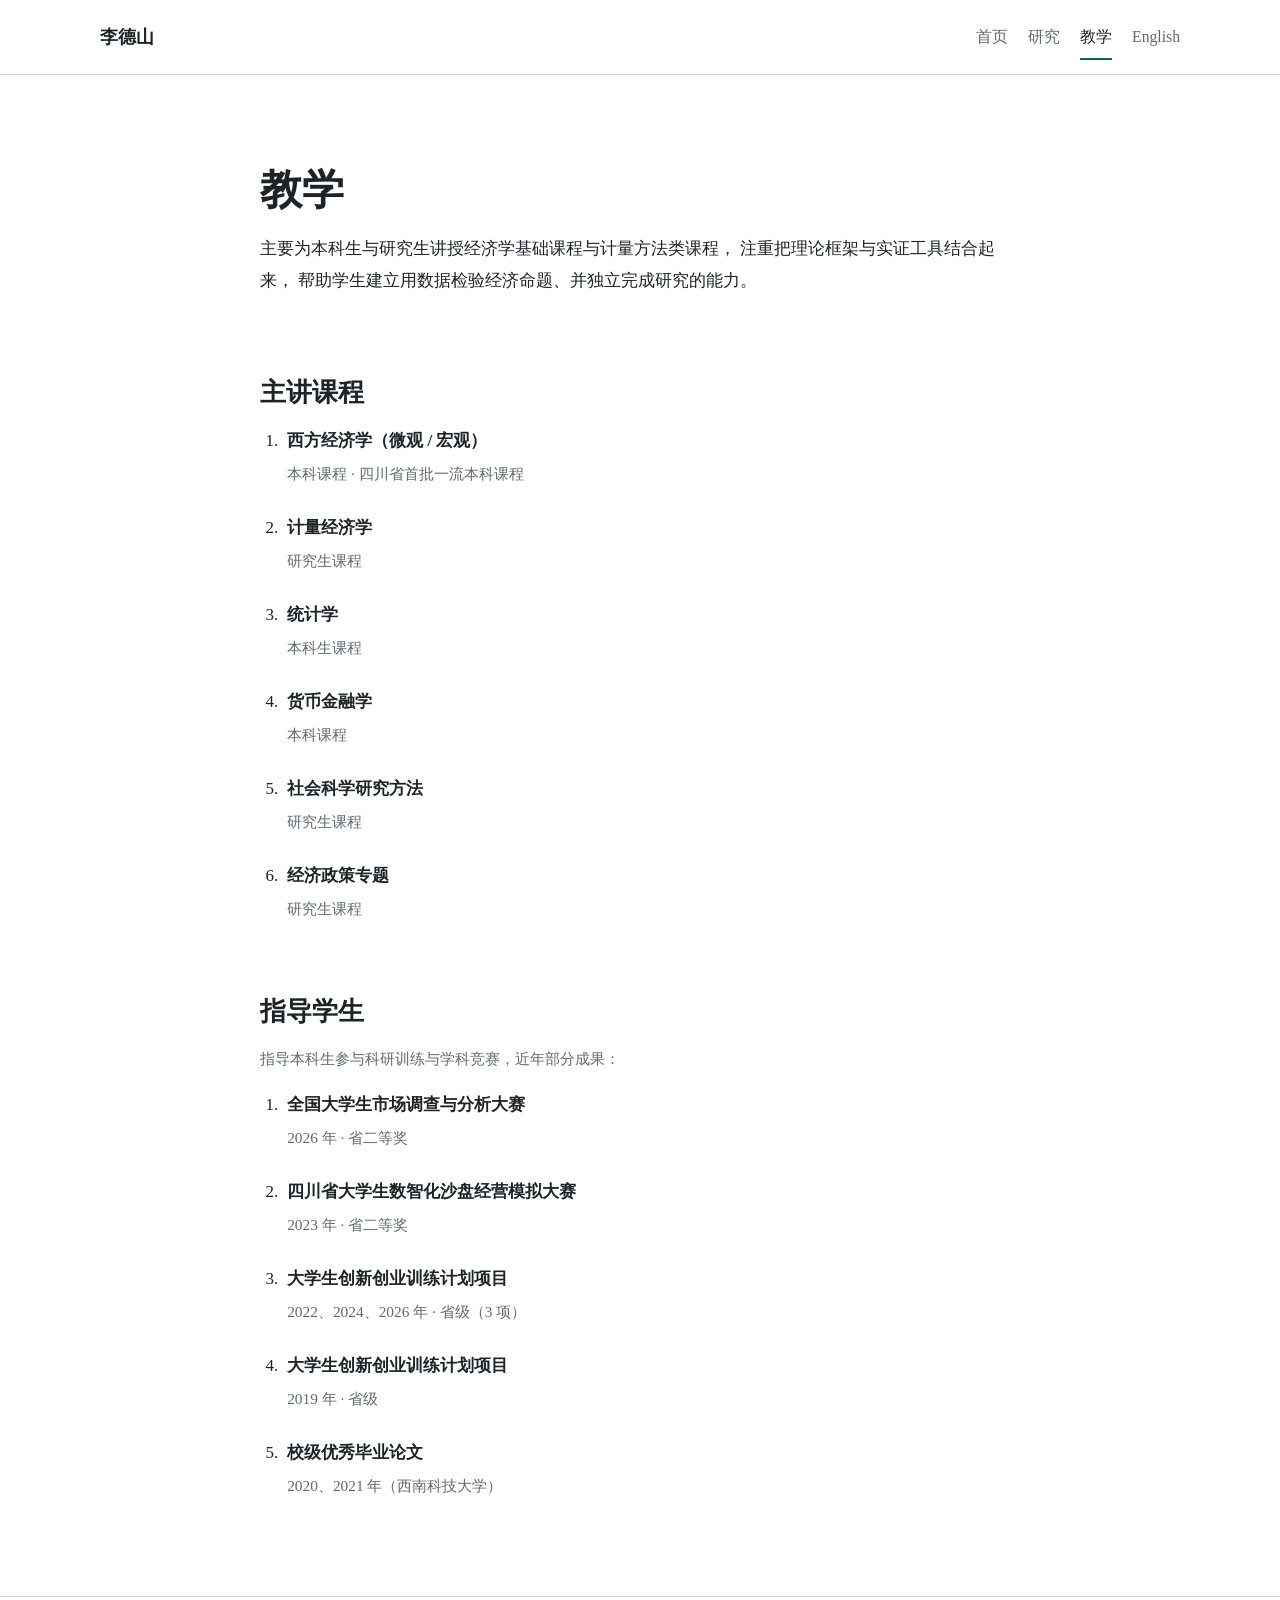
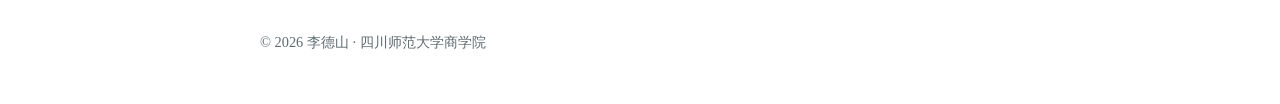
<file: teaching.html>
<!DOCTYPE html>
<html lang="zh-CN">
<head>
  <meta charset="UTF-8">
  <meta name="viewport" content="width=device-width, initial-scale=1">
  <title>教学 | 李德山</title>
  <meta name="description" content="李德山主讲课程与指导学生情况。">
  <link rel="stylesheet" href="style.css">
</head>
<body>
  <header class="site-header">
    <div class="container header-inner">
      <a class="site-name" href="index.html">李德山</a>
      <nav class="site-nav" aria-label="主导航">
        <a href="index.html">首页</a>
        <a href="research.html">研究</a>
        <a href="teaching.html" aria-current="page">教学</a>
        <a href="english.html">English</a>
      </nav>
    </div>
  </header>

  <main>
    <section class="page-hero">
      <div class="container narrow">
        <h1>教学</h1>
        <p>
          主要为本科生与研究生讲授经济学基础课程与计量方法类课程，
          注重把理论框架与实证工具结合起来，
          帮助学生建立用数据检验经济命题、并独立完成研究的能力。
        </p>
      </div>
    </section>

    <section class="page-section">
      <div class="container narrow">
        <h2>主讲课程</h2>
        <ol class="course-list">
          <li>
            <p class="course-title">西方经济学（微观 / 宏观）</p>
            <p class="course-meta">本科课程 · 四川省首批一流本科课程</p>
          </li>
          <li>
            <p class="course-title">计量经济学</p>
            <p class="course-meta">研究生课程</p>
          </li>
          <li>
            <p class="course-title">统计学</p>
            <p class="course-meta">本科生课程</p>
          </li>
          <li>
            <p class="course-title">货币金融学</p>
            <p class="course-meta">本科课程</p>
          </li>
          <li>
            <p class="course-title">社会科学研究方法</p>
            <p class="course-meta">研究生课程</p>
          </li>
          <li>
            <p class="course-title">经济政策专题</p>
            <p class="course-meta">研究生课程</p>
          </li>
        </ol>
      </div>
    </section>

    <section class="page-section">
      <div class="container narrow">
        <h2>指导学生</h2>
        <p class="pub-meta">指导本科生参与科研训练与学科竞赛，近年部分成果：</p>
        <ol class="course-list">
          <li>
            <p class="course-title">全国大学生市场调查与分析大赛</p>
            <p class="course-meta">2026 年 · 省二等奖</p>
          </li>
          <li>
            <p class="course-title">四川省大学生数智化沙盘经营模拟大赛</p>
            <p class="course-meta">2023 年 · 省二等奖</p>
          </li>
          <li>
            <p class="course-title">大学生创新创业训练计划项目</p>
            <p class="course-meta">2022、2024、2026 年 · 省级（3 项）</p>
          </li>
          <li>
            <p class="course-title">大学生创新创业训练计划项目</p>
            <p class="course-meta">2019 年 · 省级</p>
          </li>
          <li>
            <p class="course-title">校级优秀毕业论文</p>
            <p class="course-meta">2020、2021 年（西南科技大学）</p>
          </li>
        </ol>
      </div>
    </section>
  </main>

  <footer class="site-footer">
    <div class="container narrow">
      <p>© 2026 李德山 · 四川师范大学商学院</p>
    </div>
  </footer>
</body>
</html>
</file>
<file: style.css>
/* 个人主页样式 —— 沿用参考站（qiyuan-deng.github.io）的设计语言
   暖米色纸感底色 + 墨绿强调色 + 衬线字体；针对中文补充字体栈与行高 */

:root {
  --bg: #f6f2e8;
  --surface: #fffdf8;
  --surface-strong: #f0e8da;
  --text: #1c2428;
  --muted: #5f6b70;
  --line: #d8d0bf;
  --accent: #1f5e5a;
  --accent-dark: #174947;
  --shadow: 0 18px 50px rgba(27, 36, 41, 0.08);
  --max-width: 1080px;
  --narrow-width: 760px;
}

* { box-sizing: border-box; }

html { scroll-behavior: smooth; }

body {
  margin: 0;
  font-family: Georgia, "Times New Roman", "Songti SC", "SimSun",
               "Noto Serif CJK SC", "Source Han Serif SC", serif;
  font-size: 17px;
  color: var(--text);
  background: #ffffff;
  line-height: 1.85;
}

a { color: var(--accent); text-decoration: none; }

a:hover,
a:focus-visible { color: var(--accent-dark); text-decoration: underline; }

img { max-width: 100%; display: block; }

.container {
  width: min(calc(100% - 2rem), var(--max-width));
  margin: 0 auto;
}

.narrow { width: min(100%, var(--narrow-width)); }

/* ---------- 顶部导航 ---------- */

.site-header {
  position: sticky;
  top: 0;
  z-index: 10;
  backdrop-filter: blur(10px);
  background: rgba(255, 255, 255, 0.96);
  border-bottom: 1px solid rgba(216, 208, 191, 0.9);
}

.header-inner {
  display: flex;
  align-items: center;
  justify-content: space-between;
  gap: 1rem;
  min-height: 74px;
}

.site-name {
  font-size: 1.15rem;
  font-weight: 700;
  letter-spacing: 0.01em;
  color: var(--text);
  white-space: nowrap;
}

.site-name:hover,
.site-name:focus-visible { color: var(--text); text-decoration: none; }

.site-nav { display: flex; flex-wrap: wrap; gap: 1.25rem; }

.site-nav a {
  position: relative;
  padding: 0.2rem 0;
  color: var(--muted);
  font-size: 0.98rem;
}

.site-nav a[aria-current="page"] { color: var(--text); }

.site-nav a[aria-current="page"]::after {
  content: "";
  position: absolute;
  left: 0;
  right: 0;
  bottom: -0.35rem;
  height: 2px;
  background: var(--accent);
}

/* ---------- 首屏 ---------- */

.hero,
.page-hero { padding: 5.5rem 0 2.5rem; }

.hero-grid {
  display: grid;
  grid-template-columns: minmax(0, 1.5fr) minmax(240px, 0.9fr);
  align-items: center;
  gap: 2.5rem;
}

.hero-text { min-width: 0; }

.eyebrow {
  margin: 0 0 1rem;
  color: var(--accent);
  font-size: 0.9rem;
  letter-spacing: 0.12em;
}

h1,
h2 {
  margin: 0 0 1rem;
  font-family: "Palatino Linotype", "Book Antiqua", Palatino, Georgia,
               "Songti SC", "SimSun", "Noto Serif CJK SC", serif;
  line-height: 1.3;
  font-weight: 700;
}

h1 { font-size: clamp(1.85rem, 3.6vw, 2.6rem); letter-spacing: -0.01em; }
h2 { font-size: clamp(1.35rem, 2vw, 1.8rem); }

h1 .en {
  display: block;
  font-size: 0.5em;
  letter-spacing: 0.06em;
  color: var(--muted);
  font-weight: 400;
  margin-top: 0.4rem;
}

p { margin: 0 0 1rem; }

.hero-intro,
.page-hero p { max-width: 52rem; }

.hero-intro-secondary { margin-top: 0.25rem; color: var(--muted); }

/* ---------- 链接胶囊 ---------- */

.external-links {
  display: flex;
  flex-wrap: wrap;
  gap: 0.85rem 1.25rem;
  margin-top: 1.6rem;
  position: relative;
  z-index: 3;
}

.external-links a {
  display: inline-flex;
  align-items: center;
  padding: 0.5rem 0.9rem;
  border: 1px solid var(--line);
  border-radius: 999px;
  background: #ffffff;
  font-size: 0.95rem;
}

.hero-photo { justify-self: end; position: relative; z-index: 1; }

.hero-photo img {
  width: min(100%, 250px);
  aspect-ratio: 4 / 5;
  object-fit: cover;
  border-radius: 24px;
  border: 1px solid rgba(216, 208, 191, 0.95);
  box-shadow: var(--shadow);
}

/* 无照片时的占位框 */
.photo-placeholder {
  width: min(100%, 250px);
  aspect-ratio: 4 / 5;
  border-radius: 24px;
  border: 1px dashed var(--line);
  background: var(--surface-strong);
  display: flex;
  align-items: center;
  justify-content: center;
  color: var(--muted);
  font-size: 0.9rem;
  text-align: center;
  padding: 1rem;
}

/* ---------- 内容区块 ---------- */

.page-section { padding: 1.5rem 0 2.5rem; }
.page-section + .page-section { padding-top: 0.5rem; }

.pub-list,
.course-list { margin: 0; padding-left: 1.4rem; }

.pub-list li,
.course-list li { margin-bottom: 1.5rem; padding-left: 0.3rem; }

.pub-title,
.course-title { margin-bottom: 0.2rem; font-weight: 700; color: var(--text); }

.pub-meta,
.course-meta { color: var(--muted); font-size: 0.96rem; }

.pub-citation { margin-bottom: 0.35rem; }

.tags { display: flex; flex-wrap: wrap; gap: 0.5rem; margin: 0.8rem 0 0; padding: 0; list-style: none; }

.tags li {
  border: 1px solid var(--line);
  border-radius: 999px;
  padding: 0.15rem 0.7rem;
  font-size: 0.88rem;
  color: var(--muted);
  background: var(--surface);
  margin: 0;
}

.contact-card {
  padding: 1.4rem 1.5rem;
  border: 1px solid var(--line);
  border-radius: 20px;
  background: linear-gradient(180deg, rgba(255, 253, 248, 0.95) 0%, rgba(240, 232, 218, 0.75) 100%);
  box-shadow: var(--shadow);
}

.contact-card dl { margin: 0; display: grid; grid-template-columns: 6.5rem 1fr; gap: 0.6rem 1rem; }
.contact-card dt { color: var(--muted); }
.contact-card dd { margin: 0; }

footer.site-footer {
  margin-top: 2rem;
  padding: 2rem 0;
  border-top: 1px solid rgba(216, 208, 191, 0.9);
  color: var(--muted);
  font-size: 0.9rem;
}

/* ---------- 待填占位标记 ---------- */

.todo {
  background: #fff6d8;
  border-bottom: 1px dashed #c9a227;
  padding: 0 0.2rem;
}

/* 正文关键词强调：低调的墨绿下划线，呼应主题色 */
.hl {
  border-bottom: 2px solid rgba(31, 94, 90, 0.28);
  padding-bottom: 1px;
}

/* ---------- 响应式 ---------- */

@media (max-width: 720px) {
  body { font-size: 16px; }

  .header-inner {
    flex-direction: column;
    align-items: flex-start;
    justify-content: center;
    padding: 1rem 0;
  }

  .site-nav { gap: 0.9rem 1.1rem; }

  .hero,
  .page-hero { padding-top: 3.5rem; }

  .hero-grid { grid-template-columns: 1fr; gap: 1.5rem; }

  .hero-photo { justify-self: start; }
  .hero-photo img,
  .photo-placeholder { width: min(68vw, 220px); }

  .external-links { gap: 0.7rem; }

  .contact-card dl { grid-template-columns: 1fr; gap: 0.2rem 0; }
  .contact-card dd { margin-bottom: 0.7rem; }
}
</file>
